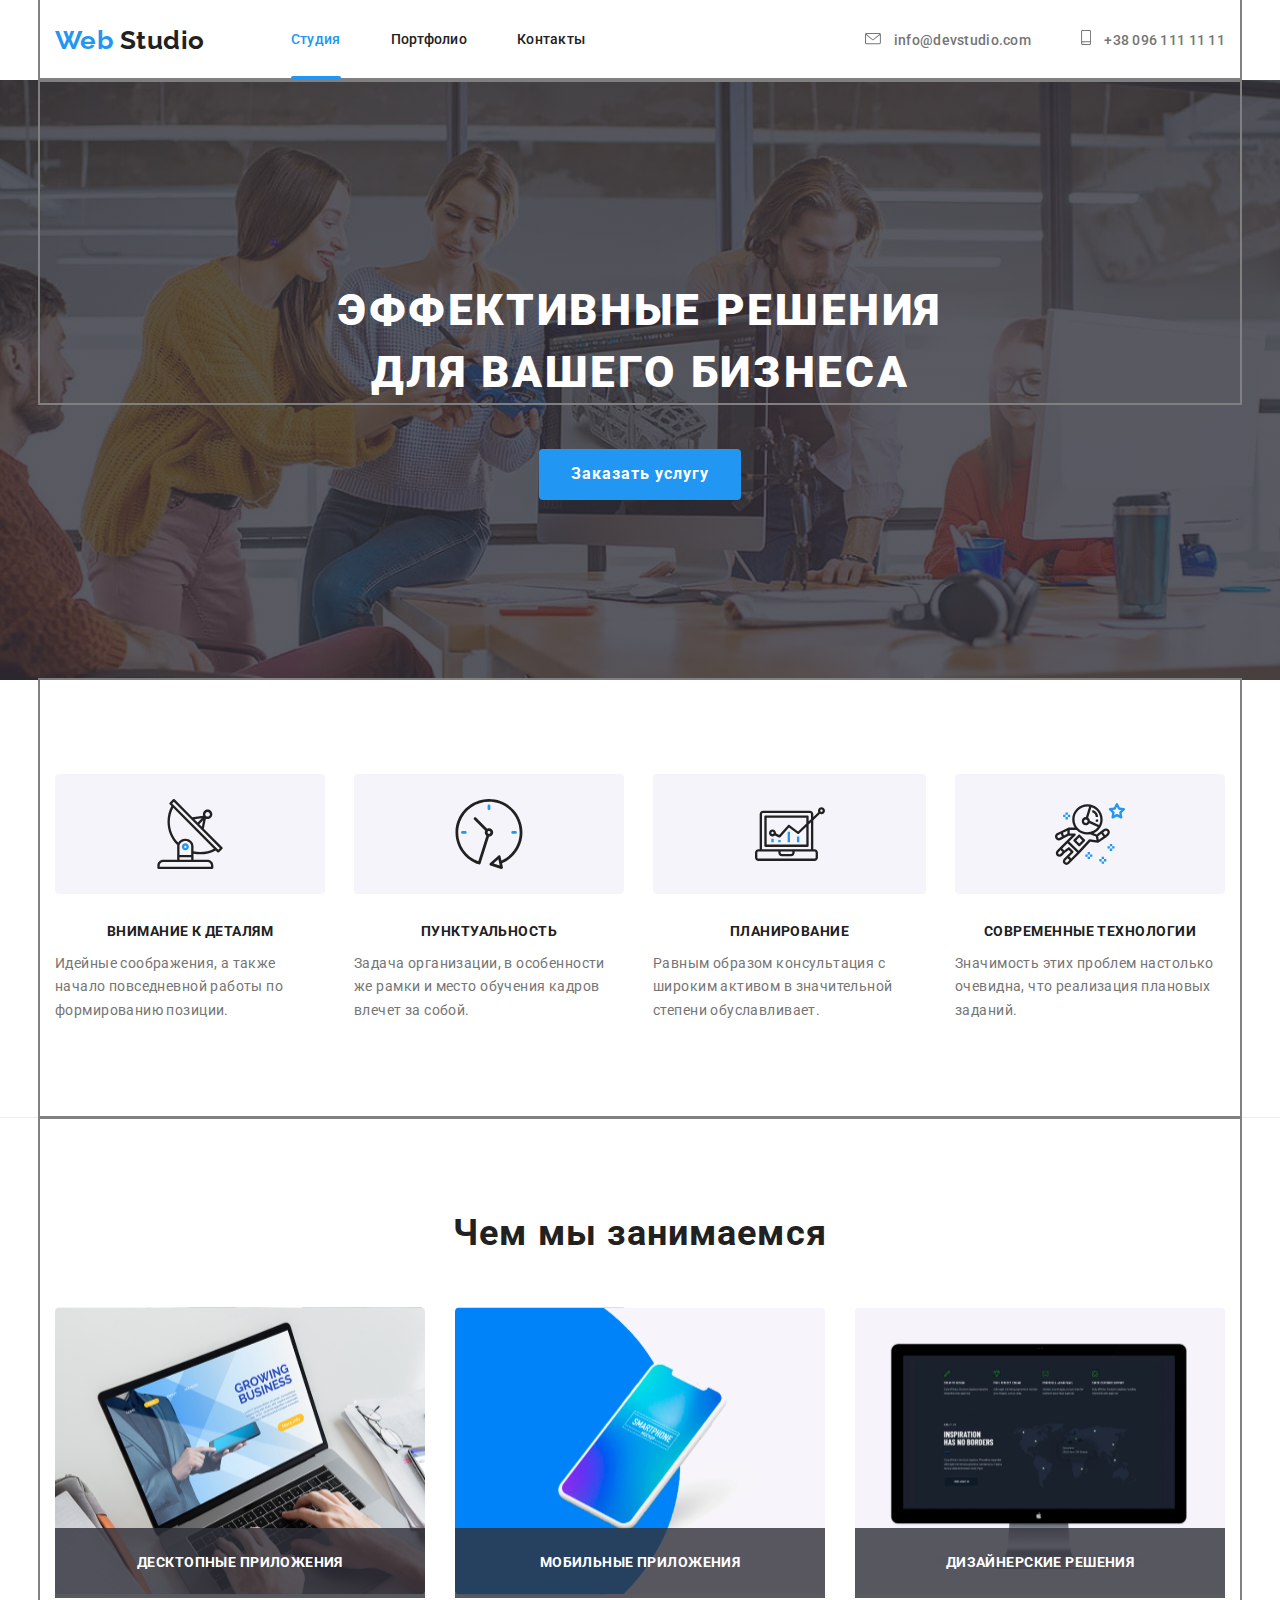
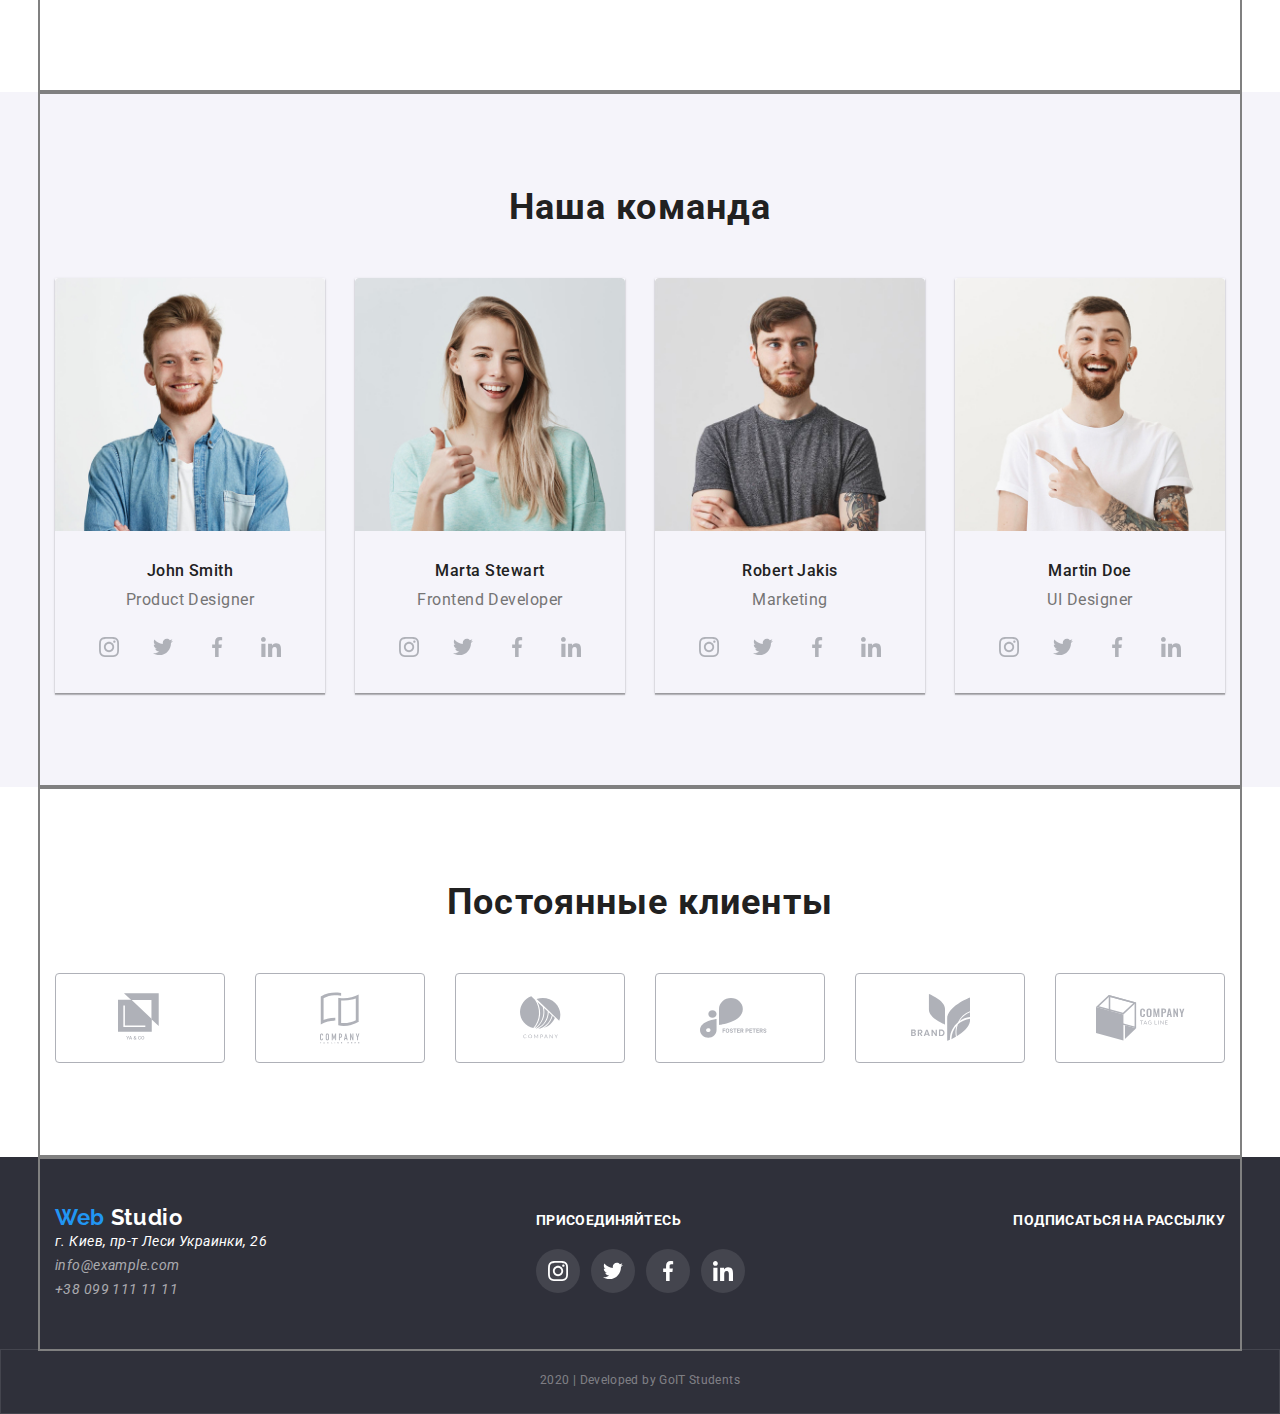
<file: index.html>
<!DOCTYPE html>
<html lang="ru">
  <head>
    <meta charset="UTF-8" />
    <meta name="viewport" content="width=device-width, initial-scale=1.0" />
    <title>Document</title>
    <link
      href="https://fonts.googleapis.com/css2?family=Raleway:wght@700&family=Roboto:wght@400;500;700;900&display=swap"
      rel="stylesheet"
    />
    <link
      rel="stylesheet"
      href="https://cdnjs.cloudflare.com/ajax/libs/modern-normalize/0.6.0/modern-normalize.min.css"
    />
    <link rel="stylesheet" href="./css/style.css" />
  </head>
  <body>
    <header class="page-header">
      <div class="container main">
        <nav class="main-nav">
          <a href="./index.html" class="logo list"
            >Web <span class="logo-color">Studio</span></a
          >

          <ul class="site-nav list">
            <li class="item active">
              <a href="./index.html" class="link list line">Студия</a>
            </li>
            <li class="item">
              <a href="./portfolio.html" class="link list line">Портфолио</a>
            </li>
            <li class="item"><a href="" class="link list line">Контакты</a></li>
          </ul>
        </nav>

        <ul class="contacts list">
          <li class="item">
            <a href="" class="link list">
              <svg class="envelope">
                <use href="./images/symbol-defs.svg#envelope"></use>
              </svg>
              info@devstudio.com
            </a>
          </li>
          <li class="item">
            <a href="" class="link list">
              <svg class="smartphone">
                <use href="./images/symbol-defs.svg#smartphone"></use>
              </svg>
              +38 096 111 11 11</a
            >
          </li>
        </ul>
      </div>
    </header>
    <main>
      <section>
        <div class="overlay">
          <div class="container">
            <h1 class="hero-title">
              эффективные решения <br />
              для вашего бизнеса
            </h1>
          </div>
          <a href="" class="hero-link list"
            ><span class="hero-btn">Заказать услугу</span></a
          >
        </div>
      </section>

      <!--section soft-tech skils-->
      <section class="skills">
        <div class="container sec-pad">
          <ul class="skills-list">
            <li class="skills-item">
              <div class="background">
                <svg class="antenna icon">
                  <use href="./images/symbol-defs.svg#antenna"></use>
                </svg>
              </div>

              <h2 class="skills-title">Внимание к деталям</h2>
              <p class="description-skills">
                Идейные соображения, а также начало повседневной работы по
                формированию позиции.
              </p>
            </li>
            <li class="skills-item">
              <div class="background">
                <svg class="clock icon">
                  <use href="./images/symbol-defs.svg#clock"></use>
                </svg>
              </div>

              <h2 class="skills-title">Пунктуальность</h2>
              <p class="description-skills">
                Задача организации, в особенности же рамки и место обучения
                кадров влечет за собой.
              </p>
            </li>
            <li class="skills-item">
              <div class="background">
                <svg class="diagram icon">
                  <use href="./images/symbol-defs.svg#diagram"></use>
                </svg>
              </div>

              <h2 class="skills-title">Планирование</h2>
              <p class="description-skills">
                Равным образом консультация с широким активом в значительной
                степени обуславливает.
              </p>
            </li>
            <li class="skills-item">
              <div class="background">
                <svg class="astronaut icon">
                  <use href="./images/symbol-defs.svg#astronaut"></use>
                </svg>
              </div>

              <h2 class="skills-title">Современные технологии</h2>
              <p class="description-skills">
                Значимость этих проблем настолько очевидна, что реализация
                плановых заданий.
              </p>
            </li>
          </ul>
        </div>
      </section>

      <!--section our offers-->
      <section class="offers">
        <div class="container sec-pad">
          <h3 class="title">Чем мы занимаемся</h3>
          <ul class="offers-list">
            <li class="offers-item">
              <img src="./images/desktop.svg" alt="image" />
              <span class="offers-description descr-position"
                >Десктопные приложения</span
              >
            </li>
            <li class="offers-item">
              <img src="./images/mobile.svg" alt="image" />
              <span class="offers-description">Мобильные приложения</span>
            </li>
            <li class="offers-item">
              <img src="./images/design.svg" alt="image" />
              <span class="offers-description">Дизайнерские решения</span>
            </li>
          </ul>
        </div>
      </section>

      <!--our team-->

      <section class="team">
        <div class="container sec-pad">
          <h4 class="title">Наша команда</h4>
          <ul class="team-list">
            <li class="team-item">
              <img
                src="./images/john-smith.jpg"
                alt="photo John Smith"
                class="team-photo"
                width="270"
              />
              <h5 class="team-name">John Smith</h5>
              <p class="team-position">Product Designer</p>
              <div class="social">
                <a
                  href="https://www.instagram.com"
                  class="team-link list social-bg"
                >
                  <svg class="social-icon">
                    <use href="./images/symbol-defs.svg#instagram"></use>
                  </svg>
                </a>

                <!-- <div class="social-bg"></div> -->
                <a href="https://twitter.com" class="team-link list social-bg">
                  <svg class="social-icon">
                    <use href="./images/symbol-defs.svg#twitter"></use>
                  </svg>
                </a>

                <!-- <div class="social-bg"></div> -->
                <a
                  href="https://uk-ua.facebook.com"
                  class="team-link list social-bg"
                >
                  <svg class="social-icon">
                    <use href="./images/symbol-defs.svg#facebook"></use>
                  </svg>
                </a>

                <!-- <div class="social-bg"></div> -->
                <a
                  href="https://www.linkedin.com"
                  class="team-link list social-bg"
                >
                  <svg class="social-icon">
                    <use href="./images/symbol-defs.svg#linkedin"></use>
                  </svg>
                </a>
              </div>
            </li>
            <li class="team-item">
              <img
                src="./images/marta-stewart.jpg"
                alt="photo Marta Stewart"
                class="team-photo"
                width="270"
              />
              <h5 class="team-name">Marta Stewart</h5>
              <p class="team-position">Frontend Developer</p>
              <div class="social">
                <a
                  href="https://www.instagram.com"
                  class="team-link list social-bg"
                >
                  <svg class="social-icon">
                    <use href="./images/symbol-defs.svg#instagram"></use>
                  </svg>
                </a>

                <!-- <div class="social-bg"></div> -->
                <a href="https://twitter.com" class="team-link list social-bg">
                  <svg class="social-icon">
                    <use href="./images/symbol-defs.svg#twitter"></use>
                  </svg>
                </a>

                <!-- <div class="social-bg"></div> -->
                <a
                  href="https://uk-ua.facebook.com"
                  class="team-link list social-bg"
                >
                  <svg class="social-icon">
                    <use href="./images/symbol-defs.svg#facebook"></use>
                  </svg>
                </a>

                <!-- <div class="social-bg"></div> -->
                <a
                  href="https://www.linkedin.com"
                  class="team-link list social-bg"
                >
                  <svg class="social-icon">
                    <use href="./images/symbol-defs.svg#linkedin"></use>
                  </svg>
                </a>
              </div>
            </li>
            <li class="team-item">
              <img
                src="./images/robert-jakis.jpg"
                alt="photo Robert Jakis"
                class="team-photo"
                width="270"
              />
              <h5 class="team-name">Robert Jakis</h5>
              <p class="team-position">Marketing</p>
              <div class="social">
                <a
                  href="https://www.instagram.com"
                  class="team-link list social-bg"
                >
                  <svg class="social-icon">
                    <use href="./images/symbol-defs.svg#instagram"></use>
                  </svg>
                </a>

                <!-- <div class="social-bg"></div> -->
                <a href="https://twitter.com" class="team-link list social-bg">
                  <svg class="social-icon">
                    <use href="./images/symbol-defs.svg#twitter"></use>
                  </svg>
                </a>

                <!-- <div class="social-bg"></div> -->
                <a
                  href="https://uk-ua.facebook.com"
                  class="team-link list social-bg"
                >
                  <svg class="social-icon">
                    <use href="./images/symbol-defs.svg#facebook"></use>
                  </svg>
                </a>

                <!-- <div class="social-bg"></div> -->
                <a
                  href="https://www.linkedin.com"
                  class="team-link list social-bg"
                >
                  <svg class="social-icon">
                    <use href="./images/symbol-defs.svg#linkedin"></use>
                  </svg>
                </a>
              </div>
            </li>
            <li class="team-item">
              <img
                src="./images/martin-doe.jpg"
                alt="photo Martin Doe"
                class="team-photo"
                width="270"
              />
              <h5 class="team-name">Martin Doe</h5>
              <p class="team-position">UI Designer</p>
              <div class="social">
                <a
                  href="https://www.instagram.com"
                  class="team-link list social-bg"
                >
                  <svg class="social-icon">
                    <use href="./images/symbol-defs.svg#instagram"></use>
                  </svg>
                </a>

                <!-- <div class="social-bg"></div> -->
                <a href="https://twitter.com" class="team-link list social-bg">
                  <svg class="social-icon">
                    <use href="./images/symbol-defs.svg#twitter"></use>
                  </svg>
                </a>

                <!-- <div class="social-bg"></div> -->
                <a
                  href="https://uk-ua.facebook.com"
                  class="team-link list social-bg"
                >
                  <svg class="social-icon">
                    <use href="./images/symbol-defs.svg#facebook"></use>
                  </svg>
                </a>

                <!-- <div class="social-bg"></div> -->
                <a
                  href="https://www.linkedin.com"
                  class="team-link list social-bg"
                >
                  <svg class="social-icon">
                    <use href="./images/symbol-defs.svg#linkedin"></use>
                  </svg>
                </a>
              </div>
            </li>
          </ul>
        </div>
      </section>

      <!--regular customers (логотипы компаний клиентов - ссылки)-->

      <section class="customers">
        <div class="container sec-pad">
          <h5 class="title">Постоянные клиенты</h5>
          <ul class="customers-list">
            <li class="customers-item">
              <a href="" class="customers-link">
                <svg class="customers-icon logo-1">
                  <use href="./images/symbol-defs.svg#logo-1"></use>
                </svg>
              </a>
            </li>

            <li class="customers-item">
              <a href="" class="customers-link">
                <svg class="customers-icon logo-2">
                  <use href="./images/symbol-defs.svg#logo-2"></use>
                </svg>
              </a>
            </li>

            <li class="customers-item">
              <a href="" class="customers-link">
                <svg class="customers-icon logo-3">
                  <use href="./images/symbol-defs.svg#logo-3"></use>
                </svg>
              </a>
            </li>

            <li class="customers-item">
              <a href="" class="customers-link">
                <svg class="customers-icon logo-4">
                  <use href="./images/symbol-defs.svg#logo-4"></use>
                </svg>
              </a>
            </li>

            <li class="customers-item">
              <a href="" class="customers-link">
                <svg class="customers-icon logo-5">
                  <use href="./images/symbol-defs.svg#logo-5"></use>
                </svg>
              </a>
            </li>

            <li class="customers-item">
              <a href="" class="customers-link">
                <svg class="customers-icon logo-6">
                  <use href="./images/symbol-defs.svg#logo-6"></use>
                </svg>
              </a>
            </li>
          </ul>
        </div>
      </section>
    </main>
    <!--footer-->
    <footer>
      <section class="footer">
        <div class="footer-content container">
          <div class="ft-logo-item">
            <a href="./index.html" class="footer-logo list"
              >Web <span class="footer-logo-color">Studio</span></a
            >
            <address class="address">
              г. Киев, пр-т Леси Украинки, 26 <br />
              <a href="" class="address-link list">info@example.com</a> <br />
              <a href="" class="address-link list">+38 099 111 11 11</a>
            </address>
          </div>
          <div class="ft-ttl-item">
            <h6 class="footer-title list">присоединяйтесь</h6>
            <ul class="sl-list">
              <li class="sl-item">
                <a
                  href="https://www.instagram.com"
                  aria-label="ссылка на instagram"
                  class="social-link"
                >
                  <svg class="social-icon" width="20" height="20">
                    <use href="./images/symbol-defs.svg#instagram"></use>
                  </svg>
                </a>
              </li>
              <li class="sl-item">
                <a
                  href="https://www.twitter.com"
                  aria-label="ссылка на twitter"
                  class="social-link"
                >
                  <svg class="social-icon" width="20" height="20">
                    <use href="./images/symbol-defs.svg#twitter"></use>
                  </svg>
                </a>
              </li>
              <li class="sl-item">
                <a
                  href="https://uk-ua.facebook.com"
                  aria-label="ссылка на facebook"
                  class="social-link"
                >
                  <svg class="social-icon" width="20" height="20">
                    <use href="./images/symbol-defs.svg#facebook"></use>
                  </svg>
                </a>
              </li>
              <li class="sl-item">
                <a
                  href="https://www.linkedin.com"
                  aria-label="ссылка на linkedin"
                  class="social-link"
                >
                  <svg class="social-icon" width="20" height="20">
                    <use href="./images/symbol-defs.svg#linkedin"></use>
                  </svg>
                </a>
              </li>
            </ul>
          </div>
          <div class="footer-subscribe">
            <h6 class="footer-title list">подписаться на рассылку</h6>
          </div>
        </div>

        <p class="footer-copyright list">2020 | Developed by GoIT Students</p>
      </section>
    </footer>
  </body>
</html>
</file>
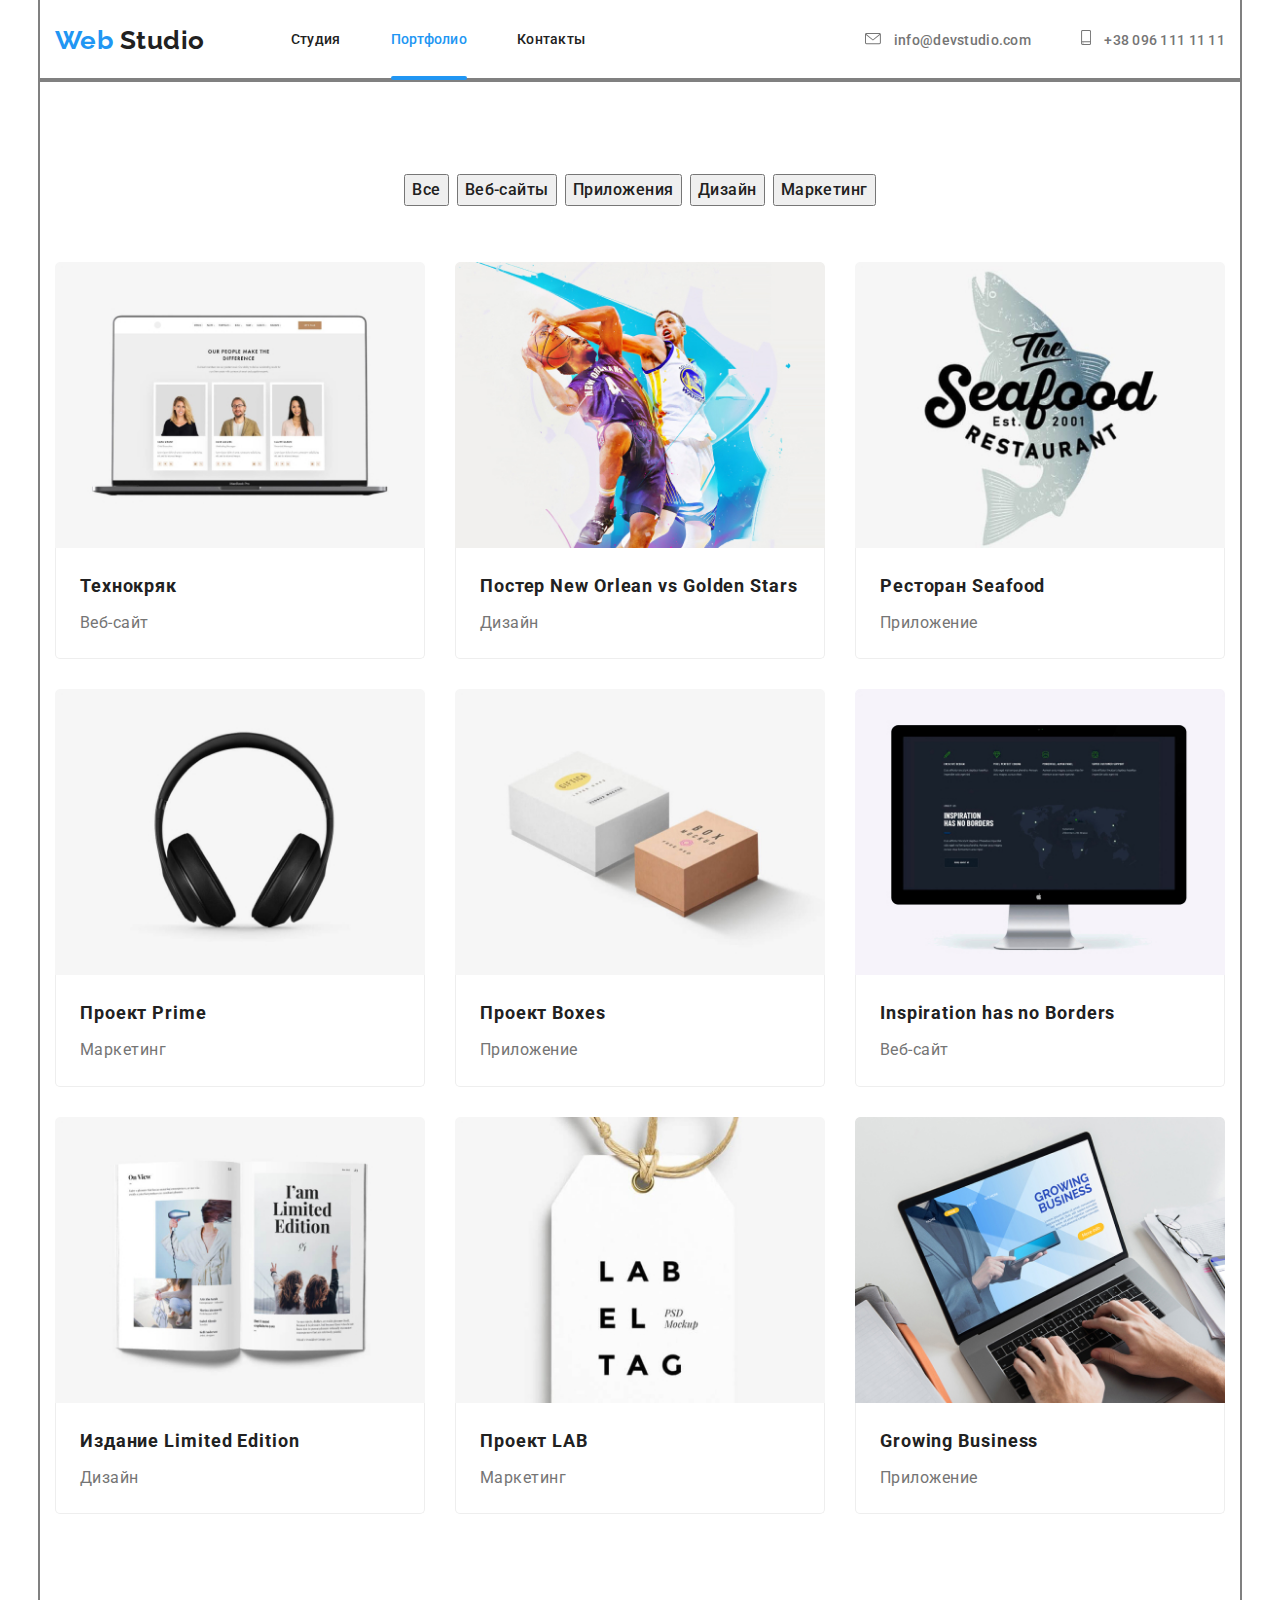
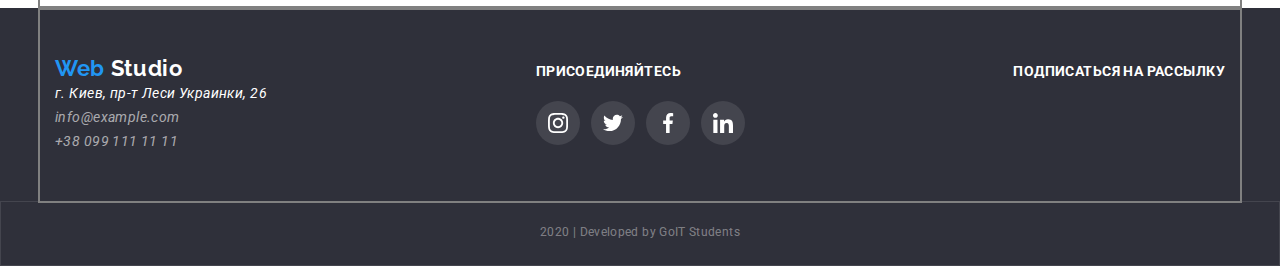
<file: portfolio.html>
<!DOCTYPE html>
<html lang="ru">
  <head>
    <meta charset="UTF-8" />
    <meta name="viewport" content="width=device-width, initial-scale=1.0" />
    <title>Document</title>
    <link
      href="https://fonts.googleapis.com/css2?family=Raleway:wght@700&family=Roboto:wght@400;500;700;900&display=swap"
      rel="stylesheet"
    />
    <link
      rel="stylesheet"
      href="https://cdnjs.cloudflare.com/ajax/libs/modern-normalize/0.6.0/modern-normalize.min.css"
    />
    <link rel="stylesheet" href="./css/style.css" />
  </head>

  <body>
    <header class="page-header">
      <div class="container main">
        <nav class="main-nav">
          <a href="./index.html" class="logo list"
            >Web <span class="logo-color">Studio</span></a
          >

          <ul class="site-nav list">
            <li class="item">
              <a href="./index.html" class="link list line">Студия</a>
            </li>
            <li class="item active">
              <a href="./portfolio.html" class="link list line">Портфолио</a>
            </li>
            <li class="item"><a href="" class="link list line">Контакты</a></li>
          </ul>
        </nav>

        <ul class="contacts list">
          <li class="item">
            <a href="" class="link list">
              <svg class="envelope">
                <use href="./images/symbol-defs.svg#envelope"></use>
              </svg>
              info@devstudio.com
            </a>
          </li>
          <li class="item">
            <a href="" class="link list">
              <svg class="smartphone">
                <use href="./images/symbol-defs.svg#smartphone"></use>
              </svg>
              +38 096 111 11 11</a
            >
          </li>
        </ul>
      </div>
    </header>
    <main>
      <!--<h1>Портфолио</h1>-->
      <section>
        <div class="portfolio container">
          <ul class="srch-btn">
            <li class="srch-btn-item">
              <button type="button" class="button">Все</button>
            </li>
            <li class="srch-btn-item">
              <button type="button" class="button">Веб-сайты</button>
            </li>
            <li class="srch-btn-item">
              <button type="button" class="button">Приложения</button>
            </li>
            <li class="srch-btn-item">
              <button type="button" class="button">Дизайн</button>
            </li>
            <li class="srch-btn-item">
              <button type="button" class="button">Маркетинг</button>
            </li>
          </ul>

          <ul class="portfolio-list">
            <li class="portfolio-item">
              <a href="./portfolio.html" class="pf-link list">
                <div class="card">
                  <img
                    class="pf-img"
                    src="./images/tehnocrack.jpg"
                    alt="три специалиста"
                    width="370"
                  />
                  <div class="texthover">
                    <p class="list">
                      Технокряк это современная площадка распространения
                      коронавируса. Компании используют эту платформу для
                      цифрового шпионажа и атак на защищённые сервера
                      конкурентов.
                    </p>
                  </div>
                </div>
                <div class="card-content">
                  <h2 class="li_title list">Технокряк</h2>
                  <p class="text list">Веб-сайт</p>
                </div>
              </a>
            </li>

            <li class="portfolio-item">
              <a href="./portfolio.html" class="pf-link list">
                <div class="card">
                  <img
                    class="pf-img"
                    src="./images/poster.jpg"
                    alt="два баскетболиста"
                    width="370"
                  />
                  <div class="texthover">
                    <p class="list">
                      Технокряк это современная площадка распространения
                      коронавируса. Компании используют эту платформу для
                      цифрового шпионажа и атак на защищённые сервера
                      конкурентов.
                    </p>
                  </div>
                </div>
                <div class="card-content">
                  <h2 class="li_title list">
                    Постер New Orlean vs Golden Stars
                  </h2>
                  <p class="text list">Дизайн</p>
                </div>
              </a>
            </li>

            <li class="portfolio-item">
              <a href="./portfolio.html" class="pf-link list">
                <div class="card">
                  <img
                    class="pf-img"
                    src="./images/seefood.jpg"
                    alt="название ресторана на фоне рыбы"
                    width="370"
                  />
                  <div class="texthover">
                    <p class="list">
                      Технокряк это современная площадка распространения
                      коронавируса. Компании используют эту платформу для
                      цифрового шпионажа и атак на защищённые сервера
                      конкурентов.
                    </p>
                  </div>
                </div>
                <div class="card-content">
                  <h2 class="li_title list">Ресторан Seafood</h2>
                  <p class="text list">Приложение</p>
                </div>
              </a>
            </li>

            <li class="portfolio-item">
              <a href="./portfolio.html" class="pf-link list">
                <div class="card">
                  <img
                    class="pf-img"
                    src="./images/prime.jpg"
                    alt="наушники"
                    width="370"
                  />
                  <div class="texthover">
                    <p class="list">
                      Технокряк это современная площадка распространения
                      коронавируса. Компании используют эту платформу для
                      цифрового шпионажа и атак на защищённые сервера
                      конкурентов.
                    </p>
                  </div>
                </div>
                <div class="card-content">
                  <h2 class="li_title list">Проект Prime</h2>
                  <p class="text list">Маркетинг</p>
                </div>
              </a>
            </li>

            <li class="portfolio-item">
              <a href="./portfolio.html" class="pf-link list">
                <div class="card">
                  <img
                    class="pf-img"
                    src="./images/boxes.jpg"
                    alt="две коробки"
                    width="370"
                  />
                  <div class="texthover">
                    <p class="list">
                      Технокряк это современная площадка распространения
                      коронавируса. Компании используют эту платформу для
                      цифрового шпионажа и атак на защищённые сервера
                      конкурентов.
                    </p>
                  </div>
                </div>
                <div class="card-content">
                  <h2 class="li_title list">Проект Boxes</h2>
                  <p class="text list">Приложение</p>
                </div>
              </a>
            </li>

            <li class="portfolio-item">
              <a href="./portfolio.html" class="pf-link list">
                <div class="card">
                  <img
                    class="pf-img"
                    src="./images/monitor.jpg"
                    alt="монитор"
                    width="370"
                  />
                  <div class="texthover">
                    <p class="list">
                      Технокряк это современная площадка распространения
                      коронавируса. Компании используют эту платформу для
                      цифрового шпионажа и атак на защищённые сервера
                      конкурентов.
                    </p>
                  </div>
                </div>
                <div class="card-content">
                  <h2 class="li_title list">Inspiration has no Borders</h2>
                  <p class="text list">Веб-сайт</p>
                </div>
              </a>
            </li>

            <li class="portfolio-item">
              <a href="./portfolio.html" class="pf-link list">
                <div class="card">
                  <img
                    class="pf-img"
                    src="./images/magazine.jpg"
                    alt="страница журнала"
                    width="370"
                  />
                  <div class="texthover">
                    <p class="list">
                      Технокряк это современная площадка распространения
                      коронавируса. Компании используют эту платформу для
                      цифрового шпионажа и атак на защищённые сервера
                      конкурентов.
                    </p>
                  </div>
                </div>
                <div class="card-content">
                  <h2 class="li_title list">Издание Limited Edition</h2>
                  <p class="text list">Дизайн</p>
                </div>
              </a>
            </li>

            <li class="portfolio-item">
              <a href="./portfolio.html" class="pf-link list">
                <div class="card">
                  <img
                    class="pf-img"
                    src="./images/lab.jpg"
                    alt="логотип компании lab"
                    width="370"
                  />
                  <div class="texthover">
                    <p class="list">
                      Технокряк это современная площадка распространения
                      коронавируса. Компании используют эту платформу для
                      цифрового шпионажа и атак на защищённые сервера
                      конкурентов.
                    </p>
                  </div>
                </div>
                <div class="card-content">
                  <h2 class="li_title list">Проект LAB</h2>
                  <p class="text list">Маркетинг</p>
                </div>
              </a>
            </li>

            <li class="portfolio-item">
              <a href="./portfolio.html" class="pf-link list">
                <div class="card">
                  <img
                    class="pf-img"
                    src="./images/grbis.jpg"
                    alt="ноутбук с открытой страницей Growing Business"
                    width="370"
                  />
                  <div class="texthover">
                    <p class="list">
                      Технокряк это современная площадка распространения
                      коронавируса. Компании используют эту платформу для
                      цифрового шпионажа и атак на защищённые сервера
                      конкурентов.
                    </p>
                  </div>
                </div>
                <div class="card-content">
                  <h2 class="li_title list">Growing Business</h2>
                  <p class="text list">Приложение</p>
                </div>
              </a>
            </li>
          </ul>
        </div>
      </section>
    </main>
    <footer>
      <section class="footer">
        <div class="footer-content container">
          <div class="ft-logo-item">
            <a href="./index.html" class="footer-logo list"
              >Web <span class="footer-logo-color">Studio</span></a
            >
            <address class="address">
              г. Киев, пр-т Леси Украинки, 26 <br />
              <a href="" class="address-link list">info@example.com</a> <br />
              <a href="" class="address-link list">+38 099 111 11 11</a>
            </address>
          </div>
          <div class="ft-ttl-item">
            <h6 class="footer-title list">присоединяйтесь</h6>
            <ul class="sl-list">
              <li class="sl-item">
                <a
                  href="https://www.instagram.com"
                  aria-label="ссылка на instagram"
                  class="social-link"
                >
                  <svg class="social-icon" width="20" height="20">
                    <use href="./images/symbol-defs.svg#instagram"></use>
                  </svg>
                </a>
              </li>
              <li class="sl-item">
                <a
                  href="https://www.twitter.com"
                  aria-label="ссылка на twitter"
                  class="social-link"
                >
                  <svg class="social-icon" width="20" height="20">
                    <use href="./images/symbol-defs.svg#twitter"></use>
                  </svg>
                </a>
              </li>
              <li class="sl-item">
                <a
                  href="https://uk-ua.facebook.com"
                  aria-label="ссылка на facebook"
                  class="social-link"
                >
                  <svg class="social-icon" width="20" height="20">
                    <use href="./images/symbol-defs.svg#facebook"></use>
                  </svg>
                </a>
              </li>
              <li class="sl-item">
                <a
                  href="https://www.linkedin.com"
                  aria-label="ссылка на linkedin"
                  class="social-link"
                >
                  <svg class="social-icon" width="20" height="20">
                    <use href="./images/symbol-defs.svg#linkedin"></use>
                  </svg>
                </a>
              </li>
            </ul>
          </div>
          <div class="footer-subscribe">
            <h6 class="footer-title list">подписаться на рассылку</h6>
          </div>
        </div>

        <p class="footer-copyright list">2020 | Developed by GoIT Students</p>
      </section>
    </footer>
  </body>
</html>
</file>
<file: css/style.css>
body {
  font-family: 'Roboto', sans-serif;
  letter-spacing: 0.03em;
}

ul {
  margin: 0;
  padding: 0;
  list-style: none;
}

img {
  display: block;
}

.list {
  margin: 0;
  padding: 0;
  text-decoration: none;
}

/* header */
/* .page-header {
} */

/* main nav */

.container {
  margin-left: auto;
  margin-right: auto;
  padding-left: 15px;
  padding-right: 15px;
  width: 1200px;
  outline: 2px solid grey;
}

.logo {
  font-family: Raleway, sans-serif;
  font-weight: 700;
  font-size: 26px;
  line-height: 1.19;
  color: #2196f3;
}

.logo-color {
  color: #212121;
}

.main {
  display: flex;
  align-items: center;
}

.main-nav {
  display: flex;
  align-items: center;
}

/* site nav */

.site-nav {
  display: flex;
  margin-left: 86px;
  /* margin-bottom: 30px; */
  align-items: center;
}
.link {
  position: relative;
}

.site-nav .link {
  display: block;
  /* outline: 2px solid grey; */
}

.site-nav .item + .item {
  margin-left: 50px;
}

.site-nav .link {
  display: block;
  padding-top: 32px;
  padding-bottom: 32px;

  font-weight: 500;
  font-size: 14px;
  line-height: 1.14;
  letter-spacing: 0.02em;
  color: #212121;

  transition: color 250ms cubic-bezier(0.4, 0, 0.2, 1);
}

.site-nav .link:hover,
.site-nav .link:focus {
  color: #2196f3;
}

.active .link {
  color: #2196f3;
}

.line::before {
  content: '';
  bottom: 0;
  left: 0;
  position: absolute;
  width: 100%;
  height: 4px;
  background-color: #2196f3;
  border-radius: 2px;

  transform: scaleY(0);
  transition: transform 250ms cubic-bezier(0.4, 0, 0.2, 1);
}

.line:hover::before,
.line:focus::before {
  transform: scaleY(1);
}

.active .line::before {
  transform: scaleY(1);
}

/* Contacts */

.contacts {
  display: flex;
  margin-left: auto;
  align-items: center;
}

.contacts .item + .item {
  margin-left: 50px;
}

.link {
  font-weight: 500;
  font-size: 14px;
  line-height: 1.14;
  letter-spacing: 0.02em;
  color: #757575;
  fill: #757575;

  transition: color 250ms cubic-bezier(0.4, 0, 0.2, 1),
    fill 250ms cubic-bezier(0.4, 0, 0.2, 1);
}

.link:hover,
.link:focus {
  color: #2196f3;
  fill: #2196f3;
}

.envelope {
  margin-right: 10px;
  width: 16px;
  height: 12px;
}

.smartphone {
  margin-right: 10px;
  width: 10px;
  height: 15px;
}

/* hero */

.overlay {
  max-width: 1600px;
  height: 600px;
  margin-right: auto;
  margin-left: auto;
  /* outline: 1px solid #ccc; */
  background-color: #000;
  background-image: linear-gradient(
      rgba(47, 48, 58, 0.8),
      rgba(47, 48, 58, 0.8)
    ),
    url(../images/header-pctr.jpg);
  background-repeat: no-repeat;
  background-size: cover;
  background-position: center;
}

.hero-title {
  padding-top: 200px;
  margin-top: 0px;
  margin-bottom: 46px;

  font-weight: 900;
  font-size: 44px;
  line-height: 1.4;
  text-align: center;
  letter-spacing: 0.06em;

  text-transform: uppercase;

  color: #ffffff;
}

.hero-link:hover,
.hero-link:focus {
  color: #2196f3;
}

.hero-btn {
  display: inline-block;
  border-radius: 4px;
  padding: 10px 32px;
  margin-left: auto;
  margin-right: auto;
  min-width: 200px;

  color: #ffffff;
  background-color: #2196f3;

  font-weight: 700;
  font-size: 16px;
  line-height: 1.9;
  align-items: center;
  text-decoration: none;
  text-align: center;
  letter-spacing: 0.06em;
}

.hero-link {
  display: flex;
  /* padding-bottom: 200px; */
  font-weight: 700;
  font-size: 16px;
  line-height: 1.9;

  text-align: center;
  letter-spacing: 0.06em;
}

/* skills */

.background {
  display: flex;
  justify-content: center;
  padding: 25px 100px;
  margin-bottom: 30px;

  background: #f5f4fa;
  border-radius: 4px;
}

.icon {
  width: 70px;
  height: 70px;

  background-repeat: no-repeat;
}

.skills {
  border-bottom: 1px solid #ececec;
}

.skills-list {
  display: flex;
}
.skills-list .skills-item + .skills-item {
  margin-left: 29px;
}

.skills-item {
  width: calc((100%-60px) / 4);
}

.skills-title {
  margin-top: 0;
  margin-bottom: 10;

  font-weight: 700;
  font-size: 14px;
  line-height: 1.14;
  text-align: center;
  text-transform: uppercase;
  color: #212121;
}

.description-skills {
  margin-top: 0;
  margin-bottom: 0;

  font-weight: 400;
  font-size: 14px;
  line-height: 1.7;
  letter-spacing: 0.03em;
  color: #757575;
}

/* our offers */

.offers-list {
  display: flex;
}

.offers-list .offers-item + .offers-item {
  margin-left: 30px;
}

.title {
  margin-top: 0;

  font-weight: 700;
  font-size: 36px;
  line-height: 1.17;
  text-align: center;
  letter-spacing: 0.03em;
  color: #212121;
}

.offers-item {
  display: flex;
  position: relative;
  justify-content: center;

  width: calc((100%-60px) / 3);

  /* border-radius: 0px 0px 4px 4px; */
}

.offers-description {
  display: flex;

  font-weight: 700;
  font-size: 14px;
  line-height: 1.14;

  align-items: center;
  justify-content: center;

  letter-spacing: 0.03em;
  text-transform: uppercase;
  color: #ffffff;
  background: rgba(47, 48, 58, 0.8);

  position: absolute;
  bottom: 0;

  width: 100%;
  height: 70px;
}

/* our team */

.sec-pad {
  padding-top: 94px;
  padding-bottom: 94px;
}

.team-list {
  width: calc((100%-60px) / 4);
  display: flex;
}

.team-list .team-item + .team-item {
  margin-left: 30px;
}

.title {
  margin-bottom: 50px;
}

.team {
  background: #f5f4fa;
}

.team-item {
  width: 270px;

  box-shadow: 0px 2px 1px rgba(0, 0, 0, 0.2), 0px 1px 1px rgba(0, 0, 0, 0.14),
    0px 1px 3px rgba(0, 0, 0, 0.12);
}

.team-photo {
  border-radius: 4px 4px 0px 0px;

  margin-bottom: 30px;
}

.team-name {
  margin-top: 0px;
  margin-bottom: 10px;

  font-weight: 500;
  font-size: 16px;
  line-height: 1.19;
  text-align: center;
  letter-spacing: 0.03em;
  color: #212121;
}

.team-position {
  margin-top: 0px;
  margin-bottom: 16px;

  font-weight: 400;
  font-size: 16px;
  line-height: 1.19;
  text-align: center;
  letter-spacing: 0.03em;
  color: #757575;
}

.team-link {
  align-items: center;
  color: #afb1b8;
  fill: #afb1b8;

  transition: fill 250ms cubic-bezier(0.4, 0, 0.2, 1),
    background-color 250ms cubic-bezier(0.4, 0, 0.2, 1);
}

.team-link:hover,
.team-link:focus {
  color: #2196f3;
  fill: #fff;
  background-color: #2196f3;
}

.social {
  display: flex;
  align-items: center;

  padding: 0px 32px;
  margin-bottom: 24px;
  justify-content: space-between;
}

.social-bg {
  display: flex;
  width: 44px;
  height: 44px;
  align-items: center;
  justify-content: center;

  border-radius: 50%;
}

.social-icon {
  padding: 0;
  margin: 0;
  width: 20px;
  height: 20px;
}
/* customers */

.customers-list {
  display: flex;
  justify-content: center;
}

.customers-list .customers-item + .customers-item {
  margin-left: 30px;
}

.customers-link {
  display: flex;
  width: 170px;
  height: 90px;
  border: 1px solid #afb1b8;
  border-radius: 4px;
  justify-content: center;
  align-items: center;

  fill: #afb1b8;

  transition: fill 250ms cubic-bezier(0.4, 0, 0.2, 1),
    border-color 250ms cubic-bezier(0.4, 0, 0.2, 1),
    transform 250ms cubic-bezier(0.4, 0, 0.2, 1);
}

.customers-link:hover,
.customers-link:focus {
  fill: #2196f3;
  border-color: #2196f3;
}

.logo-1 {
  display: block;
  width: 45px;
  height: 50px;
}

.logo-2 {
  display: block;
  width: 40px;
  height: 52px;
}

.logo-3 {
  display: block;
  width: 41px;
  height: 43px;
}

.logo-4 {
  display: block;
  width: 80px;
  height: 42px;
}

.logo-5 {
  display: block;
  width: 59px;
  height: 47px;
}

.logo-6 {
  display: block;
  width: 89px;
  height: 46px;
}

/* footer */

.footer {
  background: #2f303a;
}

.footer-logo {
  font-family: Raleway;
  font-weight: 700;
  font-size: 22px;
  line-height: 1.18x;
  letter-spacing: 0.03em;
  color: #2196f3;
}

.footer-logo-color {
  color: #ffffff;
}

.address {
  font-weight: 400;
  font-size: 14px;
  line-height: 1.71;
  letter-spacing: 0.03em;
  color: #ffffff;
}

.address-link:hover,
.address-link:focus {
  color: #2196f3;
}

.address-link {
  font-weight: 400;
  font-size: 14px;
  line-height: 1.71;
  letter-spacing: 0.03em;
  color: rgba(255, 255, 255, 0.6);
}

.footer-title {
  font-weight: 700;
  font-size: 14px;
  line-height: 1.14x;
  letter-spacing: 0.03em;
  text-transform: uppercase;
  color: #ffffff;
}

.footer-copyright {
  font-weight: 400;
  font-size: 12px;
  line-height: 2;
  text-align: center;
  letter-spacing: 0.03em;

  padding-top: 18px;
  padding-bottom: 21px;

  color: rgba(255, 255, 255, 0.4);

  border: 1px solid rgba(255, 255, 255, 0.1);
}

.footer-content {
  display: flex;
  align-items: baseline;
  justify-content: space-between;

  padding-top: 48px;
}

.ft-logo-item {
  display: block;
}

.sl-list {
  display: flex;
  margin-top: 21px;
  margin-bottom: 56px;
}

.sl-list .sl-item + .sl-item {
  margin-left: 11px;
}

.social-link {
  display: flex;
  width: 44px;
  height: 44px;
  align-items: center;
  justify-content: center;

  border-radius: 50%;

  text-decoration: none;
  fill: #ffffff;
  background-color: rgba(255, 255, 255, 0.1);

  transition: background-color 250ms cubic-bezier(0.4, 0, 0.2, 1);
}

.social-link:hover,
.social-link:focus {
  background-color: #2196f3;
}

/* portfolio */

.portfolio {
  padding-top: 94px;
  padding-bottom: 94px;
}

.container .srch-btn {
  display: flex;
  justify-content: center;
}

.srch-btn .srch-btn-item + .srch-btn-item {
  margin-left: 8px;
}

.srch-btn {
  margin-bottom: 56px;
}

.button:hover,
.button:focus {
  color: #2196f3;
}

.button {
  font-family: inherit;
  font-weight: 500;
  font-size: 16px;
  line-height: 1.6;
  text-align: center;
  letter-spacing: 0.03em;

  color: #212121;
}

.li_title {
  font-size: 18px;
  font-weight: 700;
  line-height: 2;
  letter-spacing: 0.05em;

  color: #212121;
}

.text {
  font-size: 16px;
  line-height: 1.9;
  letter-spacing: 0.03em;

  color: #757575;
}

.portfolio-list {
  display: flex;
  flex-wrap: wrap;
}

.portfolio-item {
  display: block;
}

.portfolio-item:not(:nth-child(3n)) {
  margin-right: 30px;
}

.portfolio-item:nth-child(3n) {
  margin-right: 0;
}

.portfolio-item:not(:nth-last-child(-n + 3)) {
  margin-bottom: 30px;
}

.portfolio-item:nth-last-child(-n + 3) {
  margin-bottom: 0;
}

.li_title {
  margin-bottom: 4px;
}

.pf-link {
  display: block;
  position: relative;
}

.pf-link:hover {
  box-shadow: 1px 4px 6px rgba(0, 0, 0, 0.16), 0px 4px 4px rgba(0, 0, 0, 0.06),
    0px 1px 1px rgba(0, 0, 0, 0.12);
}

.card {
  position: relative;
  width: 370px;
  border-top-left-radius: 5px;
  border-top-right-radius: 5px;
  overflow: hidden;
}

.card-content {
  padding: 20px 24px;
  background: #ffffff;

  border-right: 1px solid #eeeeee;
  border-bottom: 1px solid #eeeeee;
  border-left: 1px solid #eeeeee;
  border-bottom-right-radius: 5px;
  border-bottom-left-radius: 5px;
}

.texthover {
  position: absolute;
  top: 0;
  left: 0;

  font-size: 18px;
  line-height: 1.6;
  letter-spacing: 0.03em;

  width: 100%;
  height: 100%;

  padding: 63px 24px;

  color: #ffffff;
  background: rgba(33, 150, 243, 0.9);

  transform: translateY(100%);
  transition: transform 250ms cubic-bezier(0.4, 0, 0.2, 1);
}

.pf-link:hover .texthover {
  transform: translateY(0%);
}
</file>
